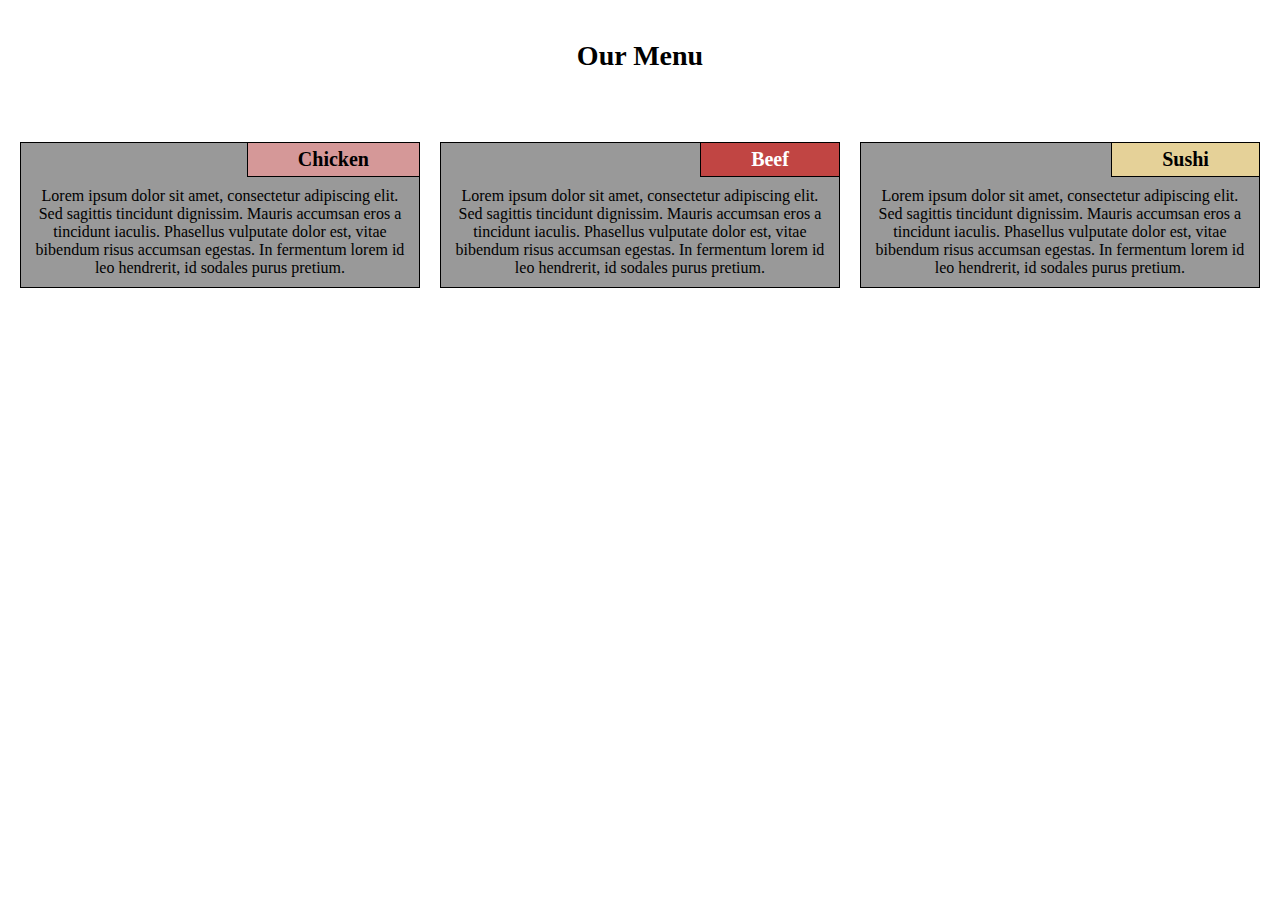
<file: Semana 2/Module 2 Coding Assingment/index.html>
<!DOCTYPE html>
<html lang="en" dir="ltr">
  <head>
    <meta charset="utf-8">
    <meta name="viewport" content="width=device-width, initial-scale=1">
    <title>A Responsive Menu</title>
    <link rel="stylesheet" href="style.css">
  </head>
  <body>
    <h1 class="title">Our Menu</h1>
    <section class="col-lg-4 col-md-6 col-sm-12">
      <div class="">
        <h6 class="section-title" id="chicken">Chicken</h6>
        <p>Lorem ipsum dolor sit amet, consectetur adipiscing elit. Sed sagittis tincidunt dignissim. Mauris accumsan eros a tincidunt iaculis.
          Phasellus vulputate dolor est, vitae bibendum risus accumsan egestas. In fermentum lorem id leo hendrerit, id sodales purus pretium. </p>
      </div>
    </section>
    <section class="col-lg-4 col-md-6 col-sm-12">
      <div class="">
        <h6 class="section-title dark-background-text" id="beef">Beef</h6>
        <p>Lorem ipsum dolor sit amet, consectetur adipiscing elit. Sed sagittis tincidunt dignissim. Mauris accumsan eros a tincidunt iaculis.
          Phasellus vulputate dolor est, vitae bibendum risus accumsan egestas. In fermentum lorem id leo hendrerit, id sodales purus pretium. </p>
      </div>
    </section>
    <section class="col-lg-4 col-md-12 col-sm-12">
      <div class="">
        <h6 class="section-title" id="sushi">Sushi</h6>
        <p>Lorem ipsum dolor sit amet, consectetur adipiscing elit. Sed sagittis tincidunt dignissim. Mauris accumsan eros a tincidunt iaculis.
          Phasellus vulputate dolor est, vitae bibendum risus accumsan egestas. In fermentum lorem id leo hendrerit, id sodales purus pretium. </p>
      </div>
    </section>
  </body>
</html>
</file>
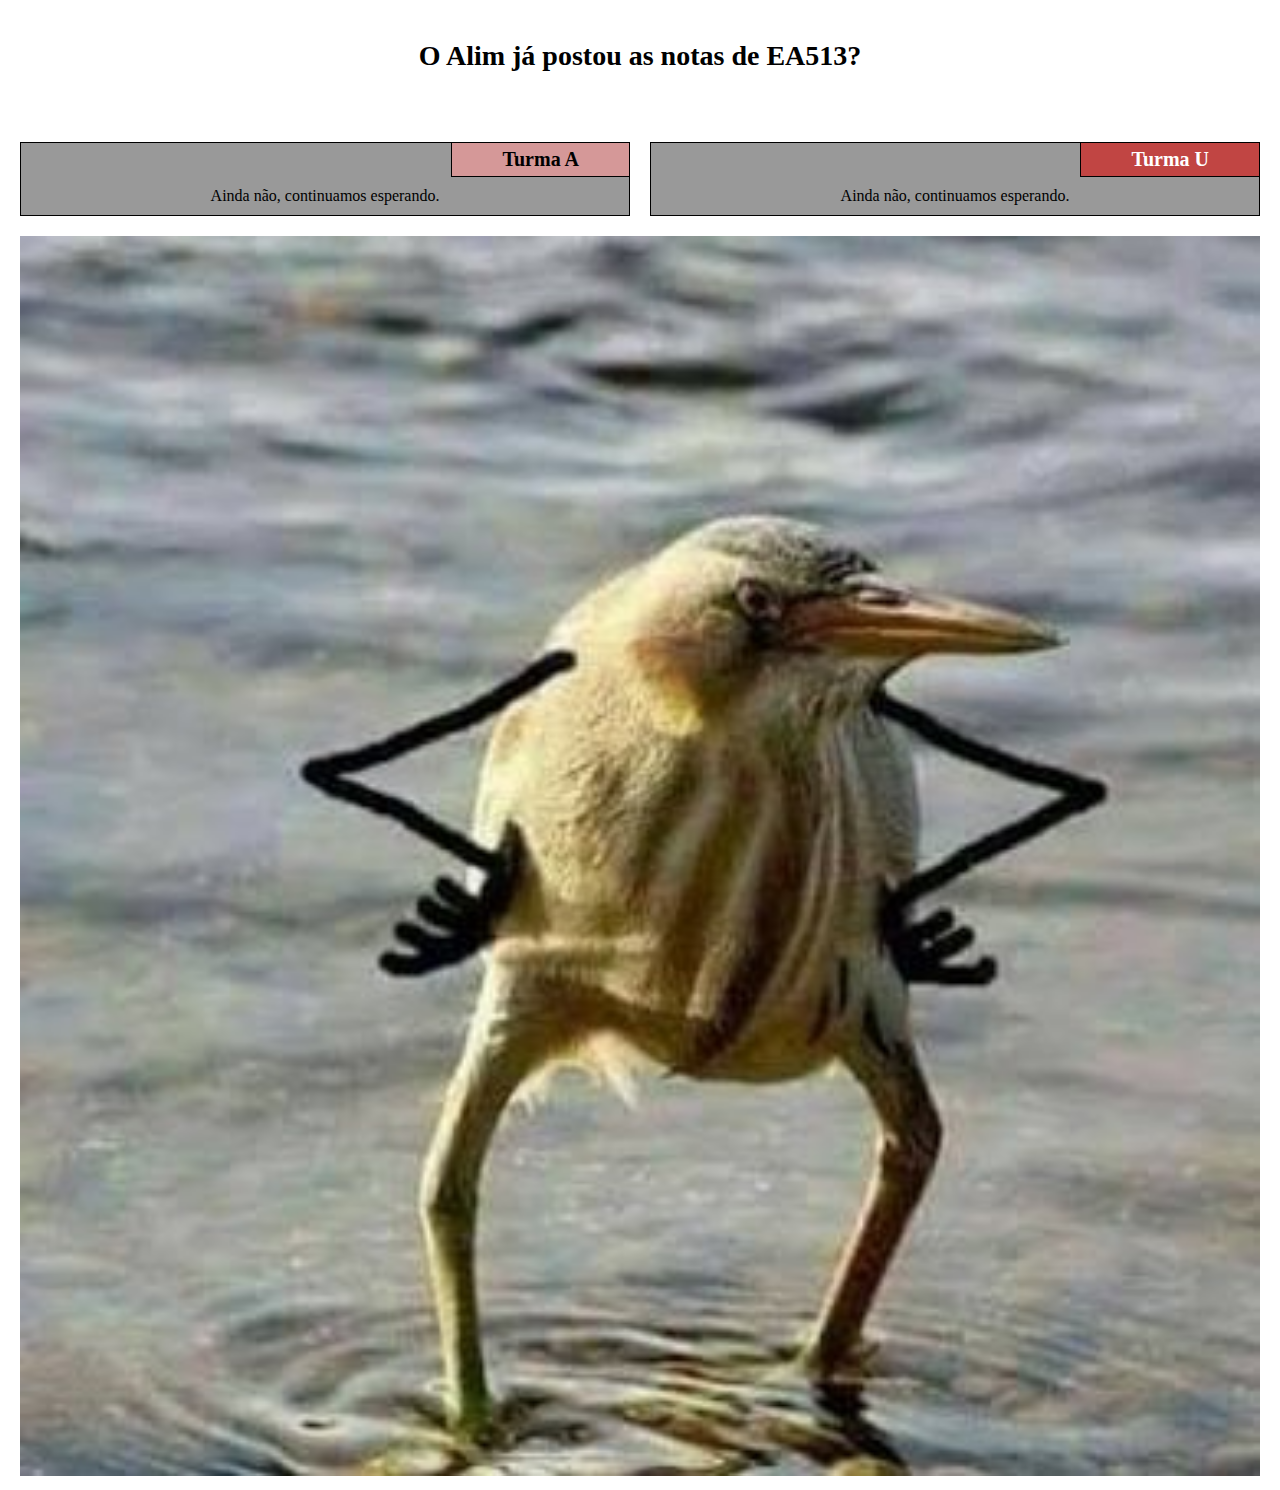
<file: Sites Aleatórios/O Alim já postou as notas de EA513/index.html>
<!DOCTYPE html>
<html lang="en" dir="ltr">
  <head>
    <meta charset="utf-8">
    <meta name="viewport" content="width=device-width, initial-scale=1">
    <title>O Alim já postou as notas de EA513?</title>
    <link rel="stylesheet" href="style.css">
  </head>
  <body>
    <h1 class="title">O Alim já postou as notas de EA513?</h1>
    <section class="col-lg-6 col-md-6 col-sm-12">
      <div class="">
        <h6 class="section-title" id="sadness">Turma A</h6>
        <p>Ainda não, continuamos esperando. </p>
      </div>
    </section>
    <section class="col-lg-6 col-md-6 col-sm-12">
      <div class="">
        <h6 class="section-title dark-background-text" id="melancholy">Turma U</h6>
        <p>Ainda não, continuamos esperando.  </p>
      </div>
    </section>
    <section class="always-12">
      <img src="ah_pronto.jpg" alt="">
    </section>
  </body>
</html>
</file>
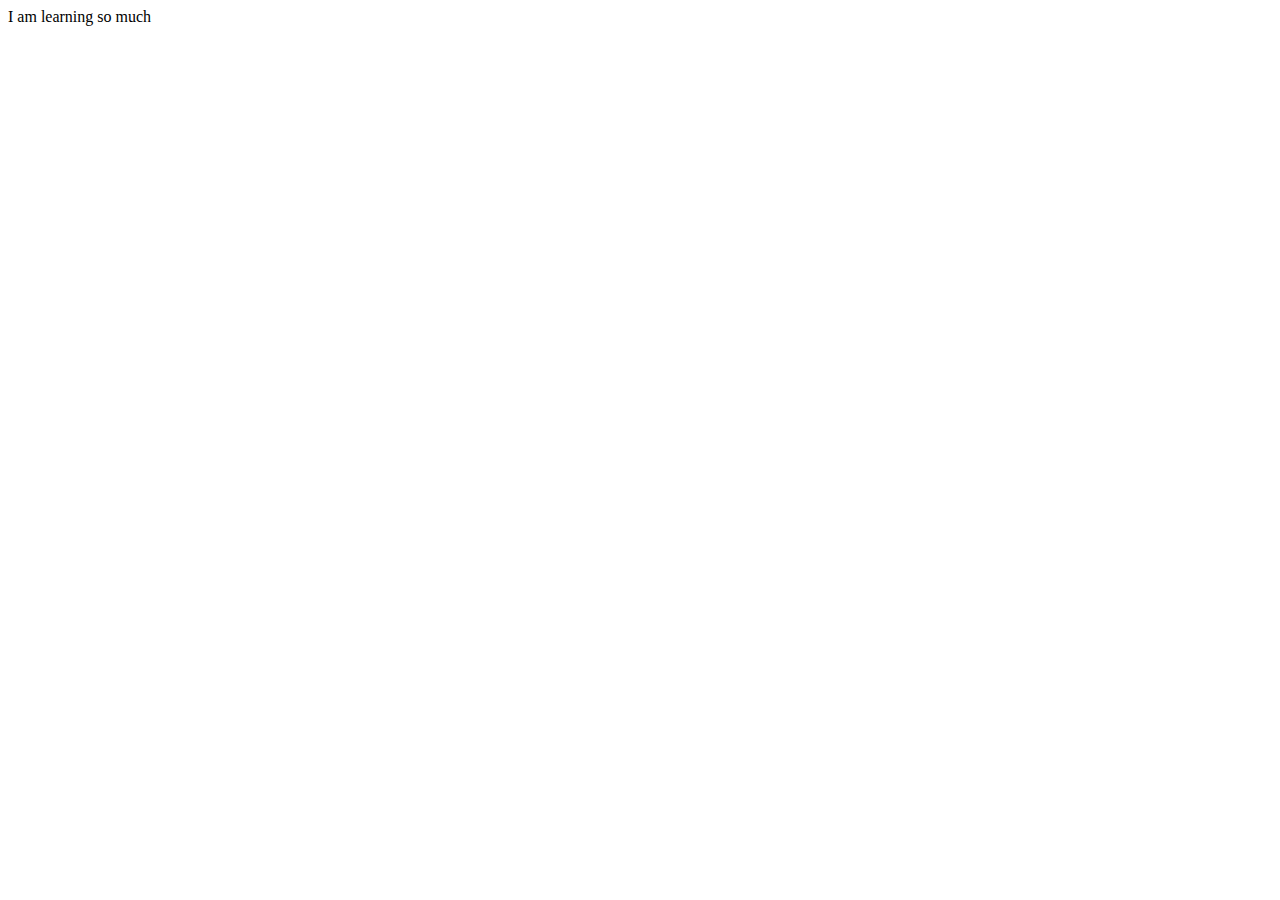
<file: Semana 1/Lecture4_1.html>
<!doctype html5>
<html lang="en" dir="ltr">
  <head>
    <meta charset="utf-8">
    <title>Coursera Sample!</title>
  </head>
  <body>
    <p> I am learning <span> so </span> much </p>
  </body>
</html>
</file>
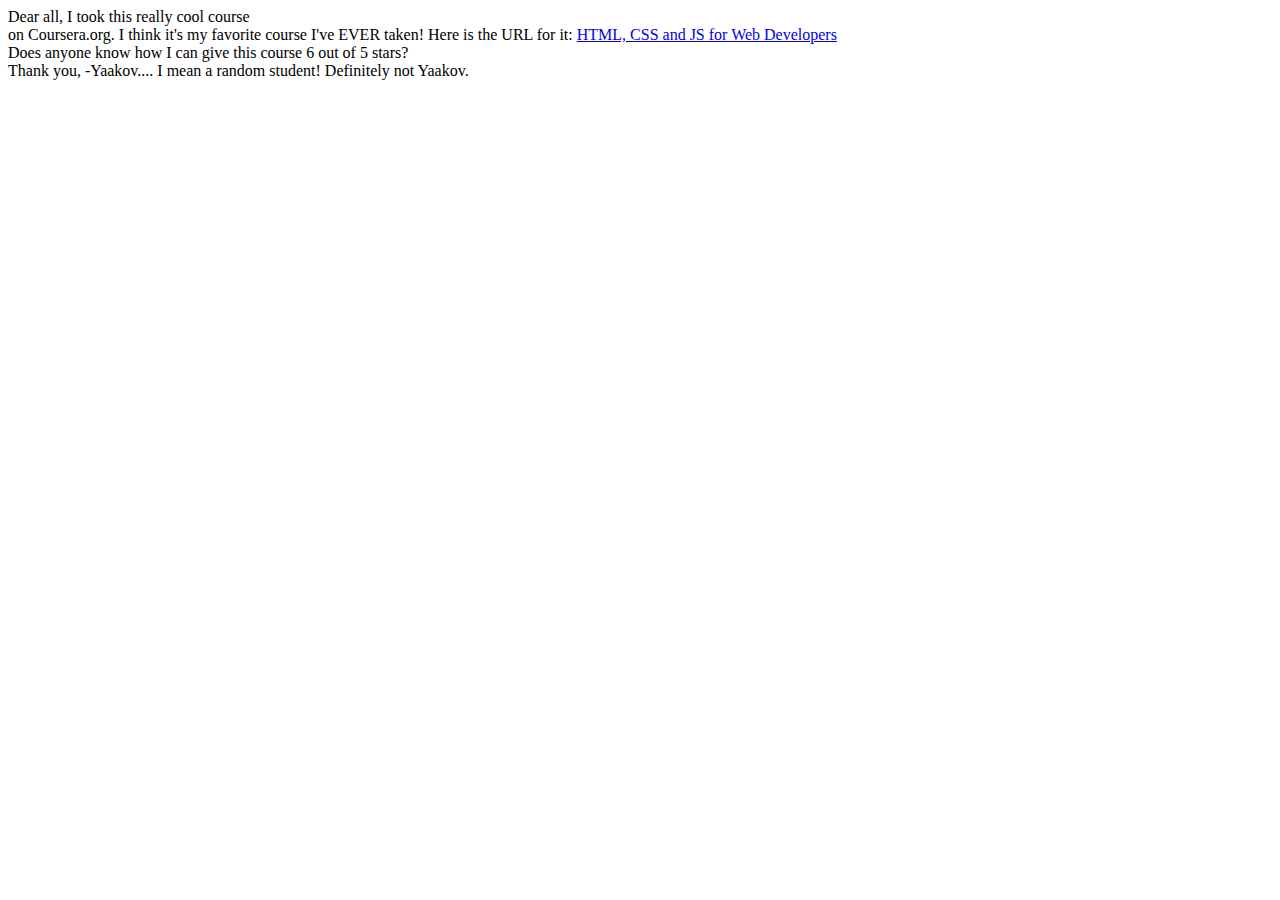
<file: Semana 1/Lecture5_1.html>
<!DOCTYPE html>
<html lang="en" dir="ltr">
  <head>
    <meta charset="utf-8">
    <title>Tarefa 5</title>
  </head>
  <body>
    <div>Dear all,
      <span>I took this really cool course
      </span></div>
    <span>on Coursera.org. I think it's
      my favorite course I've EVER taken!
      Here is the URL for it:
    </span>
    <a href="...">HTML, CSS and JS for Web Developers</a>
    <div>
      Does anyone know how I can give this course 6
      out of 5 stars?
    </div>
    <div>
      Thank you,
      -Yaakov.... I mean a random student! Definitely not Yaakov.
    </div>
  </body>
</html>
</file>
<file: Semana 2/Module 2 Coding Assingment/style.css>
* {
  box-sizing: border-box;
  font-family: cursive;
  margin: 0px;
  padding: 0px;
  border: 0px;
}

body {
  margin: 10px;
}

p {
  clear: right;
  padding: 10px;
}

h1 {
  font-size: 175%;
}

section {
  text-align: center;
  float: left;
}

div {
  border: 1px solid black;
  margin: 10px;
  background-color: #999999;
  text-align: center;
}

.title {
  text-align: center;
  margin: 40px;
  margin-bottom: 60px;
}

.section-title {
  font-size: 125%;
  float: right;
  border: 1px solid black;
  border-top: 0px;
  border-right: 0px;
  padding: 5px 50px 5px 50px;
}

.dark-background-text {
  color: white;
}

@media (min-width: 992px) {
  .col-lg-4 {
    width: 33.33%;
  }
}

@media (max-width: 991px) and (min-width: 768px)  {
  .col-md-6 {
    width: 50%;
  }

  .col-md-12 {
    width: 100%;
  }
}

@media (max-width: 767px) {
  .col-sm-12 {
    width: 100%;
    align-content: center;
  }
}

#chicken {
  background-color: #d59898;
}

#beef {
  background-color: #c14543;
}

#sushi {
  background-color: #e5d198;
}
</file>
<file: Sites Aleatórios/O Alim já postou as notas de EA513/style.css>
* {
  box-sizing: border-box;
  font-family: cursive;
  margin: 0px;
  padding: 0px;
  border: 0px;
}

body {
  margin: 10px;
}

p {
  clear: right;
  padding: 10px;
}

h1 {
  font-size: 175%;
}

section {
  text-align: center;
  float: left;
}

div {
  border: 1px solid black;
  margin: 10px;
  background-color: #999999;
  text-align: center;
}

img {
  width: 100%;
  padding: 10px;
}

.title {
  text-align: center;
  margin: 40px;
  margin-bottom: 60px;
}

.section-title {
  font-size: 125%;
  float: right;
  border: 1px solid black;
  border-top: 0px;
  border-right: 0px;
  padding: 5px 50px 5px 50px;
}

.dark-background-text {
  color: white;
}

.always-12 {
  width: 100%;
}

@media (min-width: 992px) {
  .col-lg-4 {
    width: 33.33%;
  }

  .col-lg-6 {
    width: 50%;
  }
}

@media (max-width: 991px) and (min-width: 768px)  {
  .col-md-6 {
    width: 50%;
  }

  .col-md-12 {
    width: 100%;
  }
}

@media (max-width: 767px) {
  .col-sm-12 {
    width: 100%;
    align-content: center;
  }
}

#sadness {
  background-color: #d59898;
}

#melancholy {
  background-color: #c14543;
}
</file>
